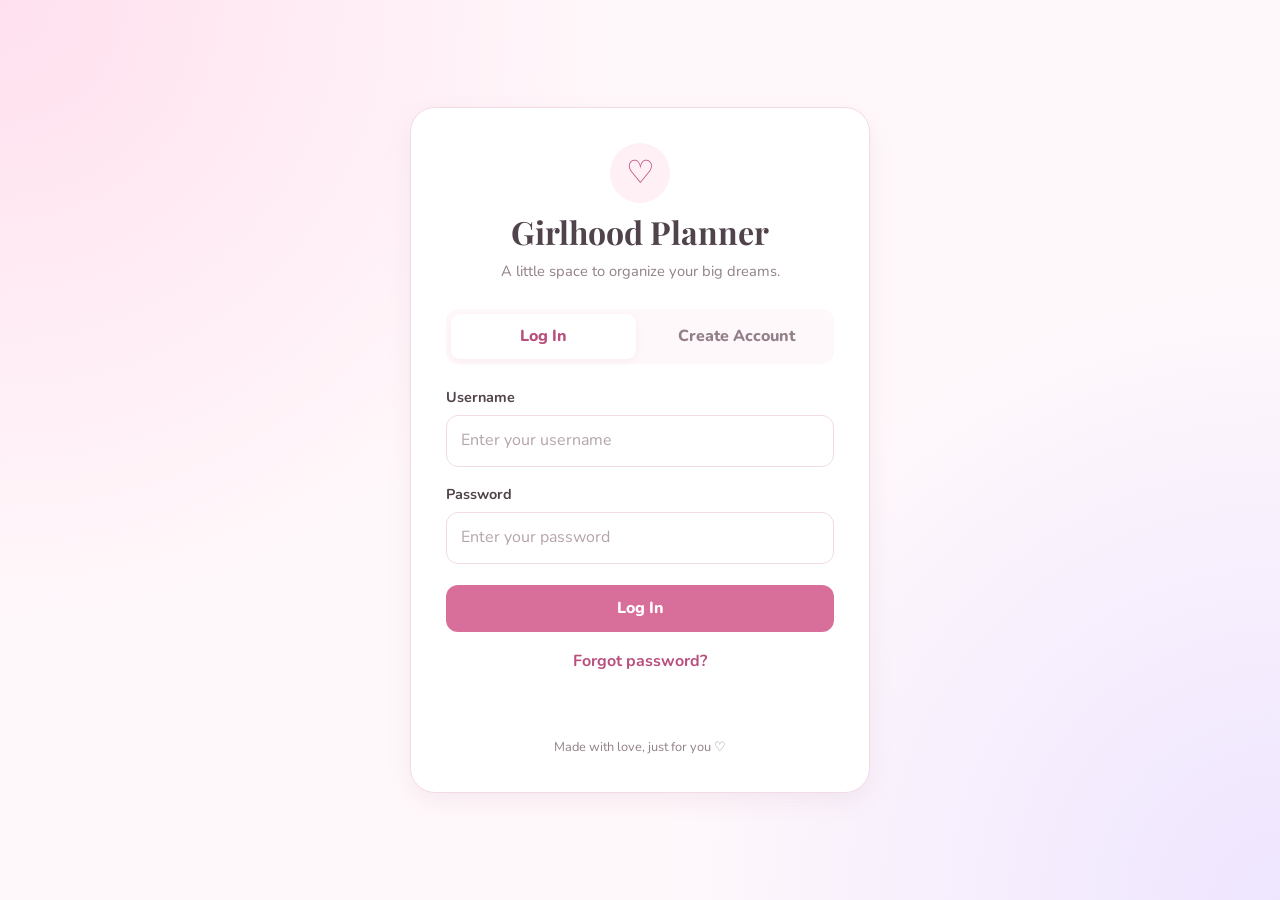
<file: index.html>
<!DOCTYPE html>
<html lang="en">
<head>
    <meta charset="UTF-8">
    <meta name="viewport" content="width=device-width, initial-scale=1.0">
    <title>Girlhood Planner | Welcome</title>
    <link rel="stylesheet" href="style.css">
    <script src="script.js" defer></script>
</head>
<body class="login-page">

    <main class="login-container">
        <section class="login-card">
            <div class="logo">♡</div>
            <h1>Girlhood Planner</h1>
            <p class="subtitle">A little space to organize your big dreams.</p>

            <div class="auth-tabs">
                <button type="button" class="tab-button active" data-auth="login">
                    Log In
                </button>
                <button type="button" class="tab-button" data-auth="register">
                    Create Account
                </button>
            </div>

            <form id="loginForm" class="auth-form">
                <label for="loginUsername">Username</label>
                <input type="text" id="loginUsername" placeholder="Enter your username" required>

                <label for="loginPassword">Password</label>
                <input type="password" id="loginPassword" placeholder="Enter your password" required>

                <button type="submit" class="primary-button">Log In</button>

                <button type="button" class="text-button" id="showForgot">
                    Forgot password?
                </button>
            </form>

            <form id="registerForm" class="auth-form hidden">
                <label for="registerName">Full Name</label>
                <input type="text" id="registerName" placeholder="Enter your full name" required>

                <label for="registerUsername">Username</label>
                <input type="text" id="registerUsername" placeholder="Create a username" required>

                <label for="registerPassword">Password</label>
                <input type="password" id="registerPassword" placeholder="Create a password" required>

                <label for="confirmPassword">Confirm Password</label>
                <input type="password" id="confirmPassword" placeholder="Enter your password again" required>

                <button type="submit" class="primary-button">Create Account</button>
            </form>

            <form id="forgotForm" class="auth-form hidden">
                <p class="small-note">
                    Enter your username and create a new password.
                </p>

                <label for="forgotUsername">Username</label>
                <input type="text" id="forgotUsername" placeholder="Enter your username" required>

                <label for="newPassword">New Password</label>
                <input type="password" id="newPassword" placeholder="Create a new password" required>

                <label for="confirmNewPassword">Confirm New Password</label>
                <input type="password" id="confirmNewPassword" placeholder="Repeat your new password" required>

                <button type="submit" class="primary-button">Reset Password</button>

                <button type="button" class="text-button" id="backToLogin">
                    Back to Log In
                </button>
            </form>

            <p id="authMessage" class="message"></p>
            <p class="footer-note">Made with love, just for you ♡</p>
        </section>
    </main>

</body>
</html>
</file>
<file: style.css>
@import url('https://fonts.googleapis.com/css2?family=Nunito:wght@400;500;600;700;800&family=Playfair+Display:wght@500;600;700&display=swap');

:root {
    --pink: #d86f9b;
    --dark-pink: #b94f7d;
    --light-pink: #fff0f6;
    --pale-pink: #fff8fb;
    --lavender: #f2edff;
    --text: #51434b;
    --muted: #927f89;
    --white: #ffffff;
    --border: #f1dce6;
    --green: #719b80;
    --shadow: 0 8px 25px rgba(160, 93, 125, 0.09);
}

* {
    box-sizing: border-box;
}

body {
    margin: 0;
    font-family: 'Nunito', sans-serif;
    background: var(--pale-pink);
    color: var(--text);
    line-height: 1.6;
}

h1, h2, h3 {
    font-family: 'Playfair Display', serif;
    line-height: 1.3;
}

h1 {
    font-size: clamp(1.8rem, 4vw, 2.5rem);
    margin: 8px 0;
}

h2 {
    font-size: 1.45rem;
    margin: 8px 0 16px;
}

p {
    margin-top: 0;
}

a {
    color: inherit;
    text-decoration: none;
}

button, input, select, textarea {
    font: inherit;
}

button {
    cursor: pointer;
}

button:focus-visible,
a:focus-visible,
input:focus-visible,
select:focus-visible,
textarea:focus-visible {
    outline: 2px solid var(--dark-pink);
    outline-offset: 3px;
}

input, select, textarea {
    width: 100%;
    padding: 12px 14px;
    margin: 6px 0 16px;
    border: 1px solid var(--border);
    border-radius: 12px;
    background: var(--white);
    color: var(--text);
}

textarea {
    resize: vertical;
}

input::placeholder,
textarea::placeholder {
    color: #b4a3ac;
}

label {
    display: block;
    font-size: 0.9rem;
    font-weight: 700;
}

.primary-button,
.secondary-button,
.logout-button {
    display: inline-block;
    border: none;
    border-radius: 12px;
    padding: 11px 18px;
    font-weight: 800;
    text-align: center;
    transition: 0.2s;
}

.primary-button {
    background: var(--pink);
    color: var(--white);
}

.primary-button:hover {
    background: var(--dark-pink);
    transform: translateY(-1px);
}

.secondary-button {
    background: var(--light-pink);
    color: var(--dark-pink);
    border: 1px solid var(--border);
}

.secondary-button:hover {
    background: #ffe2ee;
}

.hidden {
    display: none !important;
}

.small-note {
    font-size: 0.85rem;
    color: var(--muted);
}

.eyebrow {
    color: var(--dark-pink);
    font-size: 0.72rem;
    font-weight: 800;
    letter-spacing: 2px;
    margin-bottom: 6px;
}

.message {
    min-height: 22px;
    margin: 10px 0;
    font-size: 0.9rem;
    color: var(--dark-pink);
}

/* LOGIN PAGE */

.login-page {
    min-height: 100vh;
    display: flex;
    align-items: center;
    justify-content: center;
    padding: 25px;
    background:
        radial-gradient(circle at top left, #ffe0ee, transparent 40%),
        radial-gradient(circle at bottom right, #eee5ff, transparent 40%),
        var(--pale-pink);
}

.login-container {
    width: 100%;
    max-width: 460px;
}

.login-card {
    background: var(--white);
    padding: 35px;
    border: 1px solid var(--border);
    border-radius: 25px;
    box-shadow: var(--shadow);
    text-align: center;
}

.logo {
    display: inline-flex;
    width: 60px;
    height: 60px;
    align-items: center;
    justify-content: center;
    border-radius: 50%;
    background: var(--light-pink);
    color: var(--dark-pink);
    font-size: 2rem;
}

.login-card h1 {
    font-size: 2rem;
}

.subtitle {
    color: var(--muted);
    font-size: 0.92rem;
    margin-bottom: 25px;
}

.auth-tabs {
    display: flex;
    gap: 8px;
    padding: 5px;
    background: var(--pale-pink);
    border-radius: 12px;
    margin-bottom: 22px;
}

.tab-button {
    flex: 1;
    padding: 10px;
    border: none;
    border-radius: 9px;
    background: transparent;
    color: var(--muted);
    font-weight: 800;
}

.tab-button.active {
    background: var(--white);
    color: var(--dark-pink);
    box-shadow: 0 2px 8px rgba(160, 93, 125, 0.08);
}

.auth-form {
    text-align: left;
}

.auth-form .primary-button {
    width: 100%;
    margin-top: 5px;
}

.text-button {
    display: block;
    margin: 12px auto 0;
    padding: 5px;
    border: none;
    background: transparent;
    color: var(--dark-pink);
    font-weight: 700;
}

.footer-note {
    margin: 25px 0 0;
    color: var(--muted);
    font-size: 0.8rem;
}

/* NAVIGATION */

.site-header {
    display: flex;
    align-items: center;
    justify-content: space-between;
    gap: 20px;
    padding: 18px 6%;
    background: var(--white);
    border-bottom: 1px solid var(--border);
}

.brand {
    color: var(--dark-pink);
    font-family: 'Playfair Display', serif;
    font-size: 1.25rem;
    font-weight: 700;
    white-space: nowrap;
}

.main-nav {
    display: flex;
    align-items: center;
    gap: 8px;
    flex-wrap: wrap;
}

.main-nav a {
    padding: 8px 12px;
    border-radius: 10px;
    color: var(--muted);
    font-size: 0.9rem;
    font-weight: 800;
}

.main-nav a:hover,
.main-nav a.active {
    background: var(--light-pink);
    color: var(--dark-pink);
}

.logout-button {
    background: var(--lavender);
    color: #7663a2;
    padding: 8px 12px;
}

/* PAGE LAYOUT */

.page-container {
    width: 88%;
    max-width: 1150px;
    margin: 35px auto 50px;
}

.welcome-section {
    margin-bottom: 28px;
}

.welcome-section > p:last-child {
    color: var(--muted);
}

.stats-grid {
    display: grid;
    grid-template-columns: repeat(3, 1fr);
    gap: 18px;
    margin-bottom: 22px;
}

.stat-card,
.content-card {
    background: var(--white);
    border: 1px solid var(--border);
    border-radius: 20px;
    padding: 23px;
    box-shadow: var(--shadow);
}

.stat-card {
    position: relative;
}

.stat-icon {
    display: inline-flex;
    align-items: center;
    justify-content: center;
    width: 40px;
    height: 40px;
    border-radius: 13px;
    background: var(--light-pink);
    color: var(--dark-pink);
    font-size: 1.3rem;
}

.stat-card p {
    color: var(--muted);
    margin: 12px 0 0;
    font-size: 0.9rem;
}

.stat-card h2 {
    font-size: 2rem;
    margin: 2px 0 0;
}

.dashboard-grid {
    display: grid;
    grid-template-columns: 1.1fr 1fr;
    gap: 22px;
}

.section-heading {
    display: flex;
    justify-content: space-between;
    align-items: center;
    gap: 12px;
}

.progress-info {
    display: flex;
    justify-content: space-between;
    font-size: 0.9rem;
    margin: 18px 0 8px;
}

.progress-track {
    width: 100%;
    height: 12px;
    overflow: hidden;
    background: #f6e8ef;
    border-radius: 20px;
}

.progress-fill {
    height: 100%;
    width: 0;
    background: linear-gradient(90deg, #ed9cbd, #d86f9b);
    border-radius: 20px;
    transition: width 0.3s;
}

.chart-container {
    height: 180px;
    display: flex;
    align-items: flex-end;
    justify-content: center;
    gap: 60px;
    margin: 15px 0 25px;
    padding-top: 15px;
    border-bottom: 1px solid var(--border);
}

.chart-bar-group {
    height: 100%;
    width: 85px;
    display: flex;
    flex-direction: column;
    align-items: center;
    justify-content: flex-end;
    gap: 8px;
    color: var(--muted);
    font-size: 0.8rem;
}

.chart-bar {
    width: 48px;
    height: 0;
    min-height: 5px;
    background: #d86f9b;
    border-radius: 10px 10px 0 0;
    transition: height 0.3s;
}

.pending-bar {
    background: #c5b4e8;
}

/* CALENDAR */

.calendar-header {
    display: flex;
    justify-content: space-between;
    align-items: center;
    margin: 15px 0;
}

.calendar-header h3 {
    margin: 0;
    font-size: 1.1rem;
}

.calendar-header button {
    width: 34px;
    height: 34px;
    border: none;
    border-radius: 10px;
    background: var(--light-pink);
    color: var(--dark-pink);
    font-size: 1.4rem;
}

.calendar-grid {
    display: grid;
    grid-template-columns: repeat(7, minmax(0, 1fr));
    gap: 5px;
    text-align: center;
}

.calendar-day-name,
.calendar-day {
    padding: 8px 0;
    font-size: 0.8rem;
}

.calendar-day-name {
    color: var(--muted);
    font-weight: 800;
}

.calendar-day {
    position: relative;
    border-radius: 9px;
}

.calendar-day.today {
    background: var(--light-pink);
    color: var(--dark-pink);
    font-weight: 800;
}

.calendar-day.has-task::after {
    content: "";
    position: absolute;
    bottom: 2px;
    left: 50%;
    width: 5px;
    height: 5px;
    transform: translateX(-50%);
    border-radius: 50%;
    background: var(--pink);
}

.verse-card,
.motivation-card {
    margin-top: 22px;
    padding: 30px;
    border-radius: 22px;
    text-align: center;
    background: linear-gradient(135deg, #ffeaf3, #f0eaff);
    border: 1px solid var(--border);
}

.verse-card h2 {
    max-width: 750px;
    margin: 12px auto;
}

.verse-card > p:last-child {
    margin-bottom: 0;
    color: var(--dark-pink);
    font-weight: 800;
}

/* TASK PAGE */

.task-toolbar {
    display: grid;
    grid-template-columns: 1fr 180px auto;
    align-items: end;
    gap: 15px;
    padding: 20px;
    margin-bottom: 22px;
    border: 1px solid var(--border);
    border-radius: 20px;
    background: var(--white);
}

.task-toolbar input,
.task-toolbar select {
    margin-bottom: 0;
}

.add-task-button {
    min-height: 46px;
}

.task-count-label {
    color: var(--muted);
    font-size: 0.85rem;
}

.task-list {
    display: flex;
    flex-direction: column;
    gap: 12px;
}

.task-item {
    display: flex;
    align-items: center;
    gap: 14px;
    padding: 16px;
    border: 1px solid var(--border);
    border-radius: 15px;
    background: var(--white);
}

.task-checkbox {
    width: 19px;
    height: 19px;
    margin: 0;
    accent-color: var(--pink);
    flex-shrink: 0;
}

.task-details {
    flex: 1;
    min-width: 0;
}

.task-details h3 {
    font-family: 'Nunito', sans-serif;
    font-size: 1rem;
    margin: 0 0 4px;
    overflow-wrap: anywhere;
}

.task-meta {
    display: flex;
    flex-wrap: wrap;
    gap: 7px;
    color: var(--muted);
    font-size: 0.78rem;
}

.task-tag {
    padding: 3px 8px;
    border-radius: 8px;
    background: var(--light-pink);
    color: var(--dark-pink);
}

.priority-high {
    background: #ffe2e2;
    color: #b94747;
}

.priority-medium {
    background: #fff0d6;
    color: #986d20;
}

.priority-low {
    background: #e7f5e9;
    color: #4e8058;
}

.completed-task .task-details h3 {
    color: #a89aa1;
    text-decoration: line-through;
}

.delete-task {
    border: none;
    border-radius: 10px;
    padding: 8px 11px;
    background: #fff0f0;
    color: #b94f61;
    font-weight: 800;
    flex-shrink: 0;
}

.empty-message {
    padding: 30px 10px;
    text-align: center;
    color: var(--muted);
}

/* TASK DIALOG */

.task-dialog {
    width: 90%;
    max-width: 480px;
    max-height: 90vh;
    overflow-y: auto;
    padding: 28px;
    border: 1px solid var(--border);
    border-radius: 22px;
    color: var(--text);
    background: var(--white);
    box-shadow: 0 20px 60px rgba(75, 35, 55, 0.2);
}

.task-dialog::backdrop {
    background: rgba(61, 36, 49, 0.35);
}

.dialog-heading {
    display: flex;
    align-items: flex-start;
    justify-content: space-between;
    gap: 15px;
}

.close-dialog {
    width: 35px;
    height: 35px;
    border: none;
    border-radius: 10px;
    background: var(--light-pink);
    color: var(--dark-pink);
    font-size: 1.5rem;
}

.dialog-actions,
.reflection-actions {
    display: flex;
    flex-wrap: wrap;
    gap: 10px;
    margin-top: 8px;
}

/* MOTIVATION PAGE */

.motivation-card {
    padding: 45px 25px;
    margin-bottom: 22px;
}

.big-flower {
    display: block;
    color: var(--dark-pink);
    font-size: 3rem;
    margin-bottom: 10px;
}

.motivation-card h2 {
    max-width: 650px;
    margin: 15px auto 25px;
    font-size: 1.8rem;
}

.affirmation-list {
    padding-left: 22px;
    margin-bottom: 0;
}

.affirmation-list li {
    padding: 10px 0;
    border-bottom: 1px solid var(--border);
}

.affirmation-list li:last-child {
    border-bottom: none;
}

.reflection-card {
    margin-top: 22px;
}

.reflection-card textarea {
    margin-top: 10px;
}

.site-footer {
    padding: 20px;
    text-align: center;
    color: var(--muted);
    font-size: 0.85rem;
}

/* MOBILE LAYOUT */

@media (max-width: 800px) {
    .site-header {
        flex-direction: column;
        align-items: flex-start;
    }

    .main-nav {
        width: 100%;
    }

    .main-nav a {
        padding: 7px 9px;
    }

    .dashboard-grid {
        grid-template-columns: 1fr;
    }

    .task-toolbar {
        grid-template-columns: 1fr 1fr;
    }

    .add-task-button {
        grid-column: 1 / -1;
    }
}

@media (max-width: 560px) {
    .login-card {
        padding: 25px 20px;
    }

    .page-container {
        width: 92%;
        margin-top: 25px;
    }

    .stats-grid {
        grid-template-columns: 1fr;
        gap: 12px;
    }

    .stat-card {
        padding: 18px;
    }

    .stat-card h2 {
        font-size: 1.6rem;
    }

    .task-toolbar {
        grid-template-columns: 1fr;
    }

    .add-task-button {
        grid-column: auto;
    }

    .task-item {
        align-items: flex-start;
        gap: 10px;
        padding: 13px;
    }

    .delete-task {
        padding: 7px 9px;
    }

    .verse-card,
    .motivation-card {
        padding: 25px 18px;
    }

    .chart-container {
        gap: 25px;
    }
}
</file>
